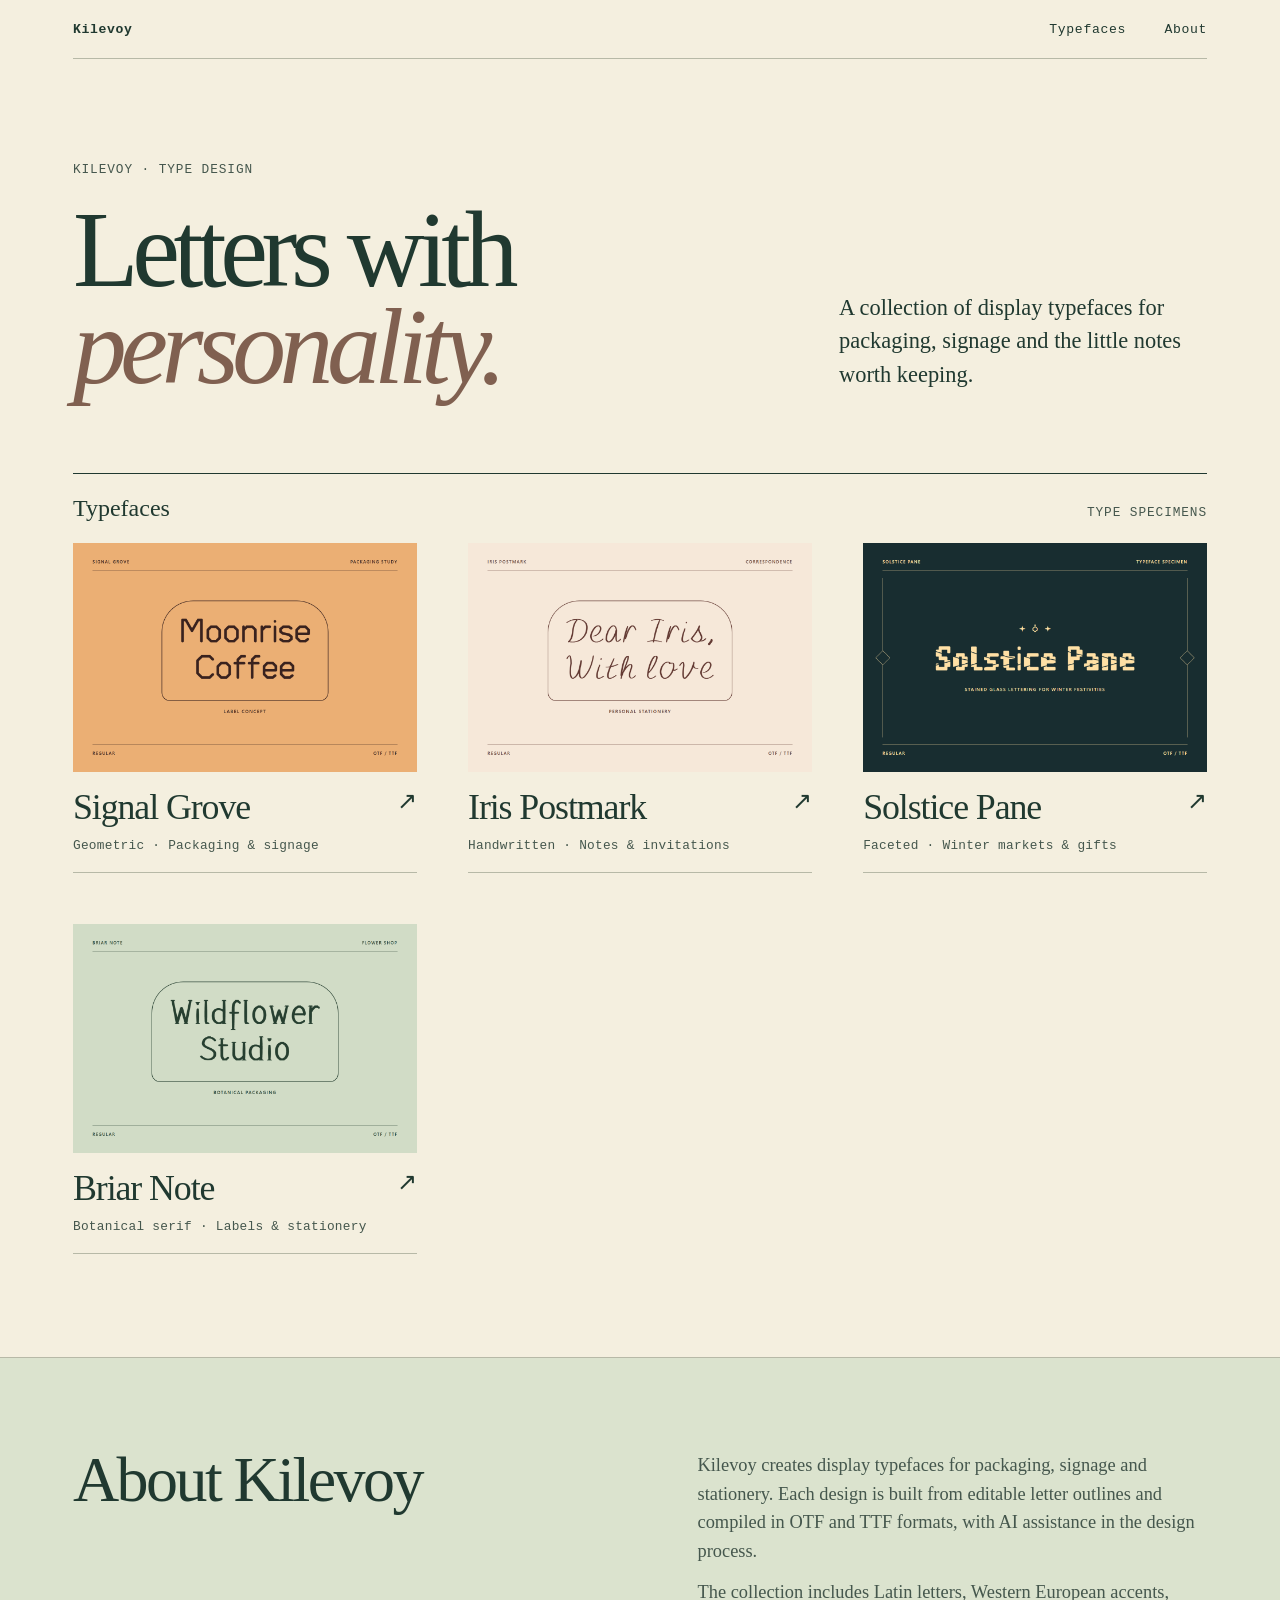
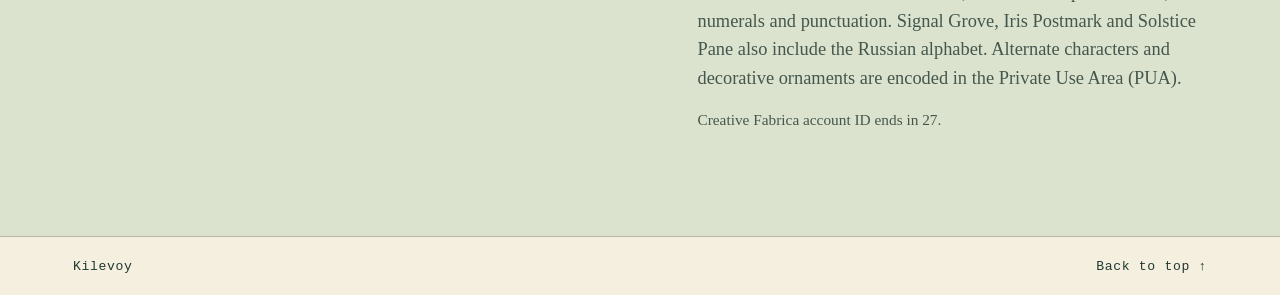
<file: index.html>
<!doctype html>
<html lang="en">
<head>
<meta charset="utf-8">
<meta name="viewport" content="width=device-width, initial-scale=1">
<meta name="description" content="Kilevoy type design portfolio — explore original lettering for packaging, signage and stationery.">
<title>Kilevoy — Type Design Portfolio</title>
<link rel="stylesheet" href="style.css">
</head>
<body>
<a class="skip" href="#main">Skip to content</a>
<header class="mast layout"><a class="brand" href="./">Kilevoy</a><nav aria-label="Portfolio"><a href="#fonts">Typefaces</a><a href="#about">About</a></nav></header>
<main id="main">
<section class="catalog-intro layout">
<div><p class="eyebrow">Kilevoy · Type design</p><h1>Letters with<br><em>personality.</em></h1></div>
<p class="catalog-copy">A collection of display typefaces for packaging, signage and the little notes worth keeping.</p>
</section>
<section class="catalog layout" id="fonts" aria-labelledby="fonts-title">
<div class="catalog-heading"><h2 id="fonts-title">Typefaces</h2><p>Type specimens</p></div>
<div class="catalog-grid">
<article class="type-card" id="specimen"><a href="signal-grove.html" aria-label="Explore Signal Grove">
<div class="cover"><img src="assets/05-label.png" alt="Moonrise Coffee set in Signal Grove" width="1200" height="800"></div>
<div class="card-info"><div><h3>Signal Grove</h3><p>Geometric · Packaging &amp; signage</p></div><span aria-hidden="true">↗</span></div>
</a></article>
<article class="type-card" id="iris-postmark"><a href="iris-postmark.html" aria-label="Explore Iris Postmark">
<div class="cover"><img src="assets/iris-postmark/05-label.png" alt="Dear Iris, With love set in Iris Postmark" width="1200" height="800"></div>
<div class="card-info"><div><h3>Iris Postmark</h3><p>Handwritten · Notes &amp; invitations</p></div><span aria-hidden="true">↗</span></div>
</a></article>
<article class="type-card" id="solstice-pane"><a href="solstice-pane.html" aria-label="Explore Solstice Pane">
<div class="cover"><img src="assets/solstice-pane/01-cover.png" alt="Solstice Pane lettering with diagonal seams" width="1200" height="800"></div>
<div class="card-info"><div><h3>Solstice Pane</h3><p>Faceted · Winter markets &amp; gifts</p></div><span aria-hidden="true">↗</span></div>
</a></article>
<article class="type-card" id="briar-note"><a href="briar-note.html" aria-label="Explore Briar Note">
<div class="cover"><img src="assets/briar-note/05-label.png" alt="Wildflower Studio set in Briar Note" width="1200" height="800"></div>
<div class="card-info"><div><h3>Briar Note</h3><p>Botanical serif · Labels &amp; stationery</p></div><span aria-hidden="true">↗</span></div>
</a></article>
</div></section>
    <section class="about" id="about" aria-labelledby="about-title">
      <div class="layout section-head">
        <h2 id="about-title">About Kilevoy</h2>
        <div>
          <p>Kilevoy creates display typefaces for packaging, signage and stationery. Each design is built from editable letter outlines and compiled in OTF and TTF formats, with AI assistance in the design process.</p>
          <p>The collection includes Latin letters, Western European accents, numerals and punctuation. Signal Grove, Iris Postmark and Solstice Pane also include the Russian alphabet. Alternate characters and decorative ornaments are encoded in the Private Use Area (PUA).</p>
          <p class="ownership"><small>Creative Fabrica account ID ends in 27.</small></p>
        </div>
      </div>
    </section>
</main><footer class="mast layout"><span>Kilevoy</span><a href="#main">Back to top ↑</a></footer>
</body></html>
</file>
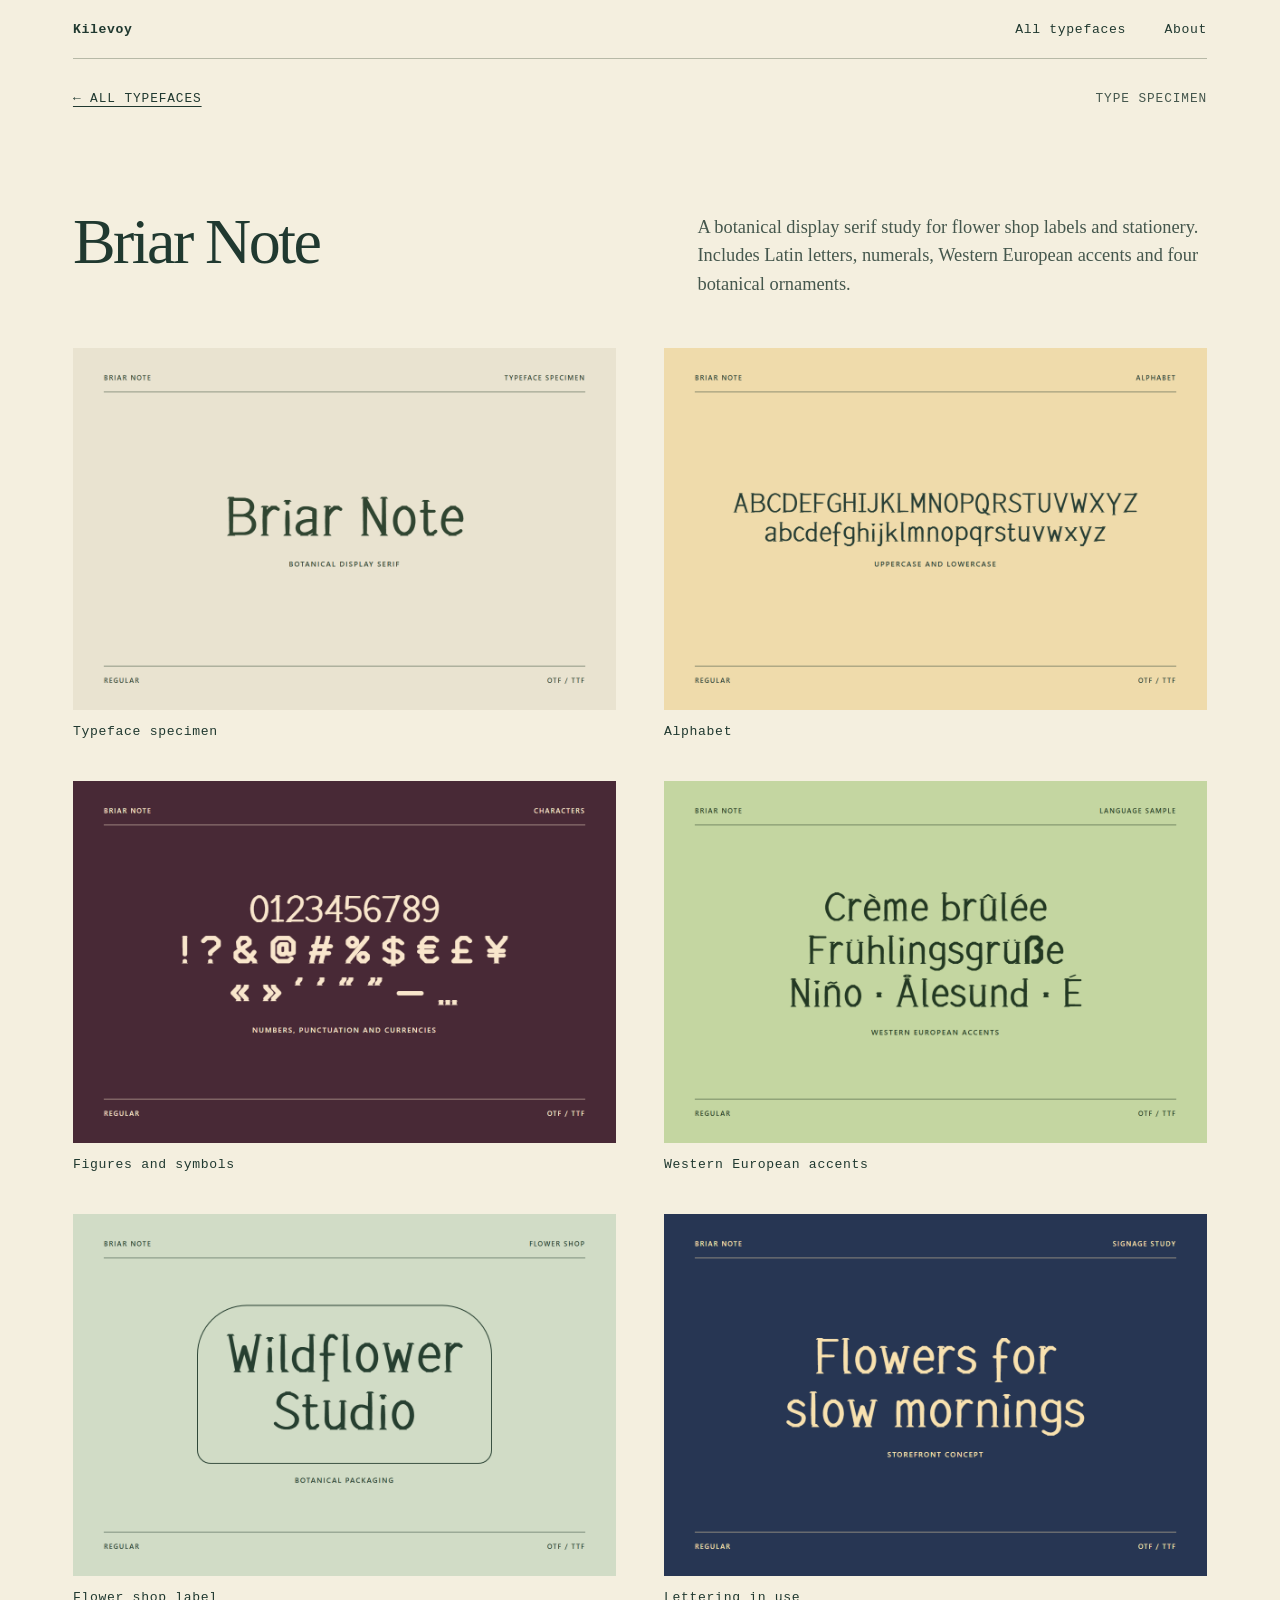
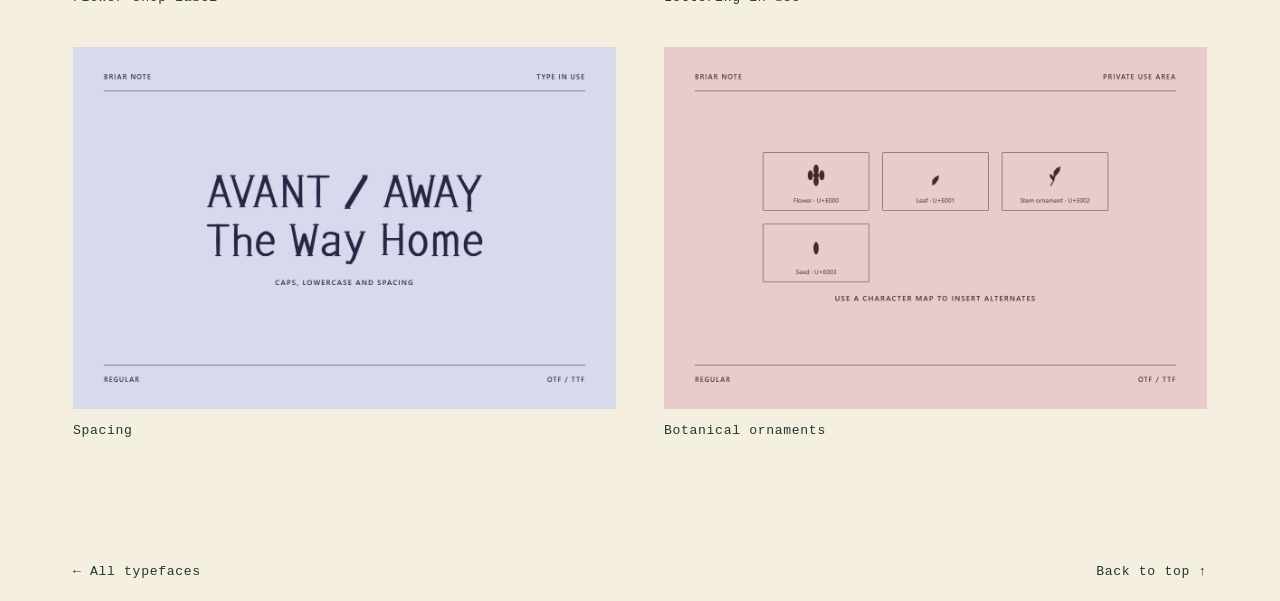
<file: briar-note.html>
<!doctype html><html lang="en"><head><meta charset="utf-8"><meta name="viewport" content="width=device-width, initial-scale=1"><meta name="description" content="Briar Note botanical display serif specimen"><title>Briar Note — Kilevoy</title><link rel="stylesheet" href="style.css"></head><body><a class="skip" href="#main">Skip to content</a><header class="mast layout"><a class="brand" href="./">Kilevoy</a><nav aria-label="Portfolio"><a href="./#fonts">All typefaces</a><a href="./#about">About</a></nav></header><main id="main"><div class="layout detail-top"><a href="./#fonts">← All typefaces</a><span>Type specimen</span></div><section class="work layout"><div class="section-head"><h2>Briar Note</h2><p>A botanical display serif study for flower shop labels and stationery. Includes Latin letters, numerals, Western European accents and four botanical ornaments.</p></div><div class="sheets"><figure><img src="assets/briar-note/01-cover.png" alt="Briar Note typeface specimen" width="1200" height="800" loading="lazy"><figcaption>Typeface specimen</figcaption></figure>
<figure><img src="assets/briar-note/02-alphabet.png" alt="Briar Note alphabet" width="1200" height="800" loading="lazy"><figcaption>Alphabet</figcaption></figure>
<figure><img src="assets/briar-note/03-characters.png" alt="Briar Note figures and symbols" width="1200" height="800" loading="lazy"><figcaption>Figures and symbols</figcaption></figure>
<figure><img src="assets/briar-note/04-languages.png" alt="Briar Note western european accents" width="1200" height="800" loading="lazy"><figcaption>Western European accents</figcaption></figure>
<figure><img src="assets/briar-note/05-label.png" alt="Briar Note flower shop label" width="1200" height="800" loading="lazy"><figcaption>Flower shop label</figcaption></figure>
<figure><img src="assets/briar-note/06-sign.png" alt="Briar Note lettering in use" width="1200" height="800" loading="lazy"><figcaption>Lettering in use</figcaption></figure>
<figure><img src="assets/briar-note/07-spacing.png" alt="Briar Note spacing" width="1200" height="800" loading="lazy"><figcaption>Spacing</figcaption></figure>
<figure><img src="assets/briar-note/08-pua.png" alt="Briar Note botanical ornaments" width="1200" height="800" loading="lazy"><figcaption>Botanical ornaments</figcaption></figure></div></section></main><footer class="mast layout"><a href="./#fonts">← All typefaces</a><a href="#main">Back to top ↑</a></footer></body></html>
</file>
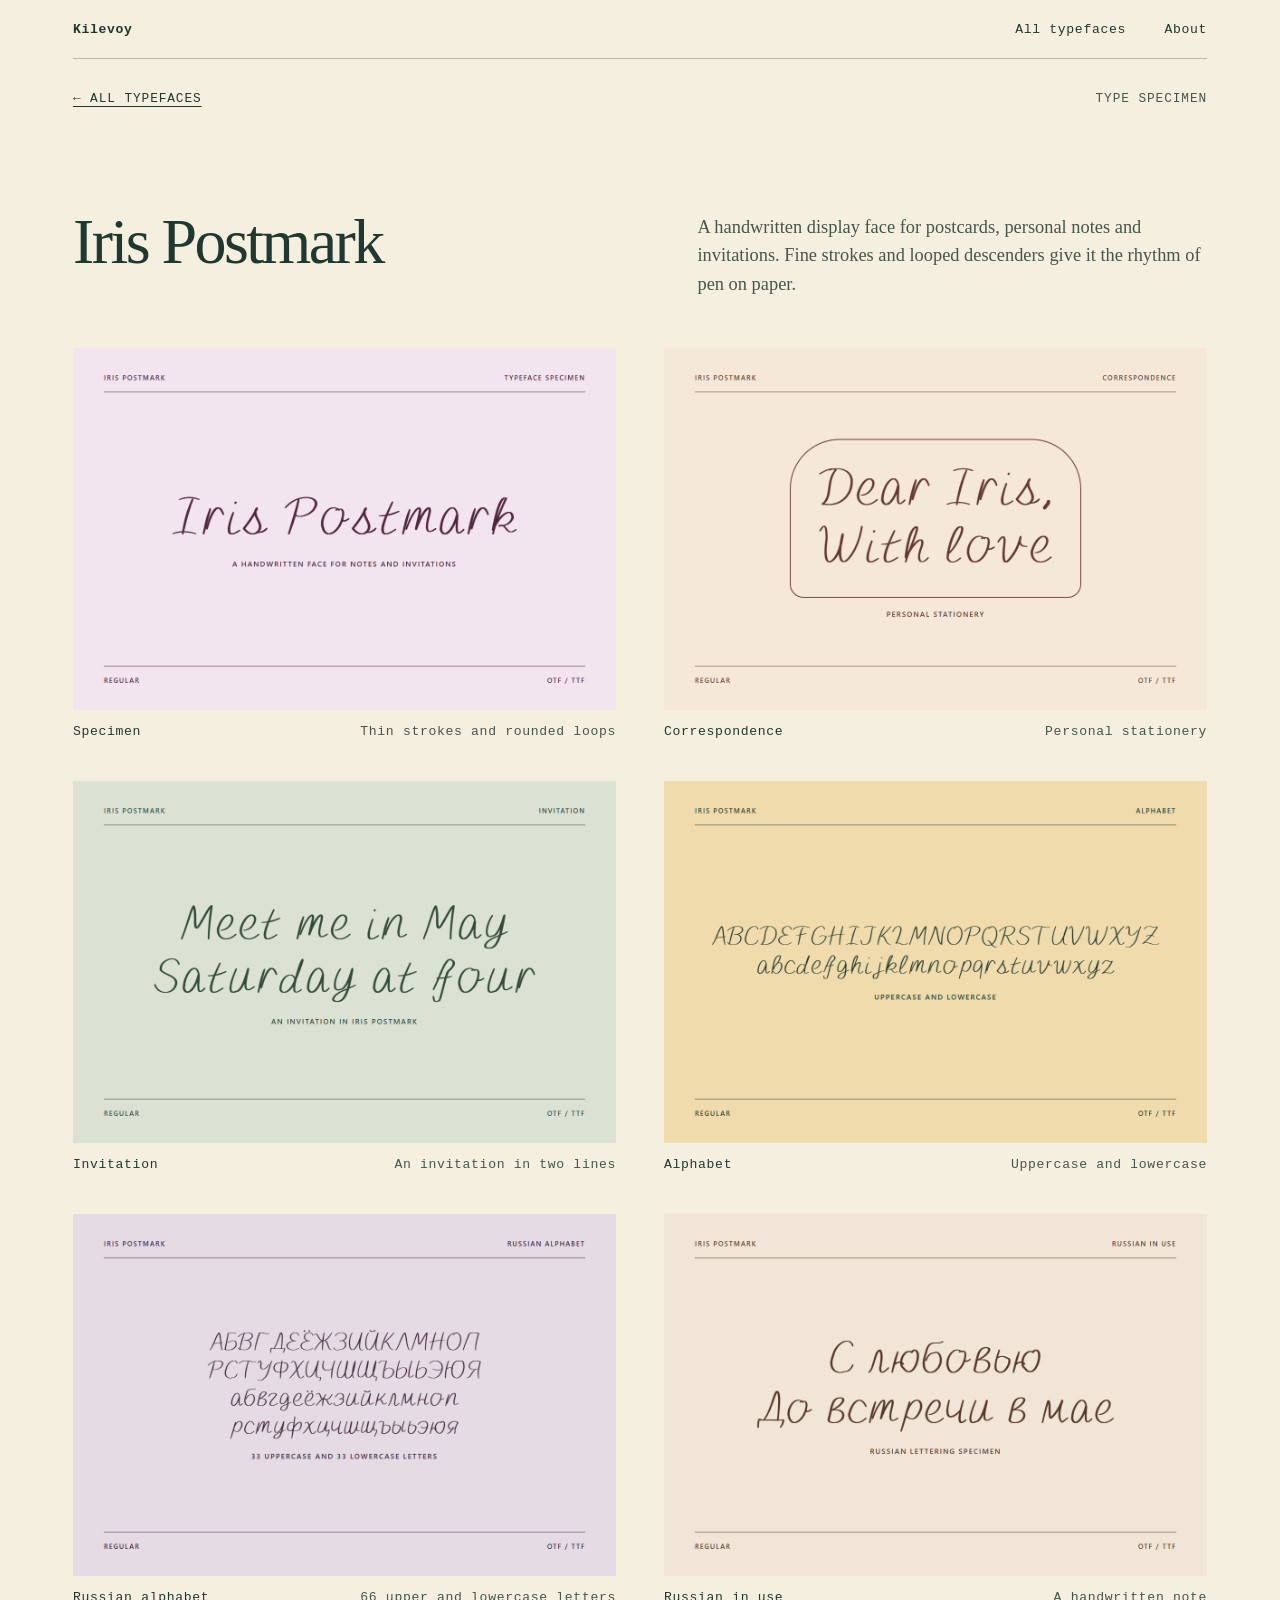
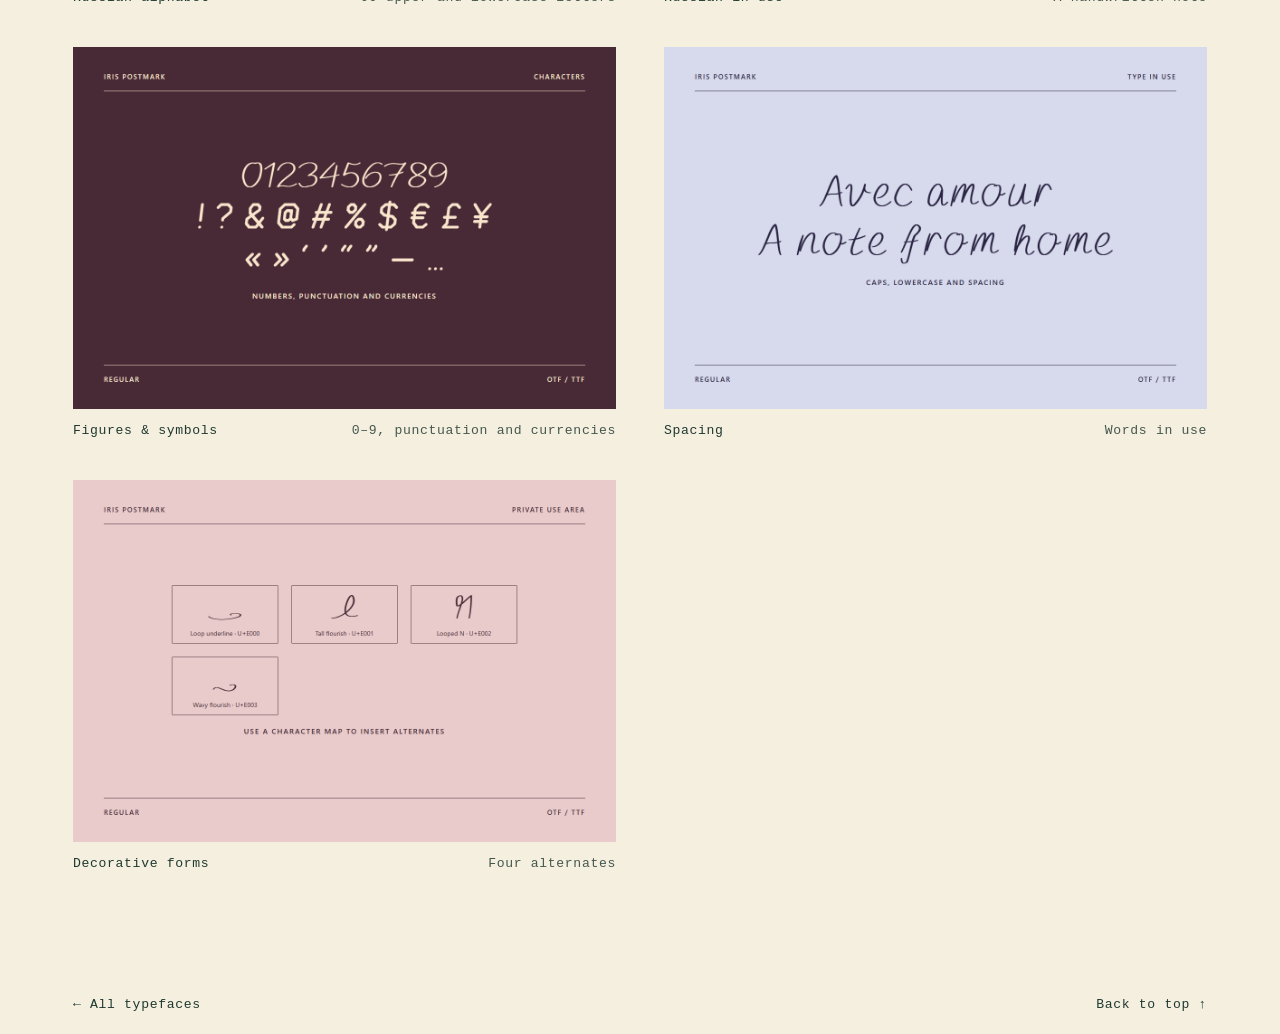
<file: iris-postmark.html>
<!doctype html>
<html lang="en"><head><meta charset="utf-8"><meta name="viewport" content="width=device-width, initial-scale=1">
<meta name="description" content="Handwritten lettering for notes and invitations"><title>Iris Postmark — Kilevoy</title><link rel="stylesheet" href="style.css"></head>
<body><a class="skip" href="#main">Skip to content</a>
<header class="mast layout"><a class="brand" href="./">Kilevoy</a><nav aria-label="Portfolio"><a href="./#fonts">All typefaces</a><a href="./#about">About</a></nav></header>
<main id="main"><div class="layout detail-top"><a href="./#fonts">← All typefaces</a><span>Type specimen</span></div>
    <section class="work layout" id="iris-postmark" aria-labelledby="iris-title">
      <div class="section-head">
        <h2 id="iris-title">Iris Postmark</h2>
        <p>A handwritten display face for postcards, personal notes and invitations. Fine strokes and looped descenders give it the rhythm of pen on paper.</p>
      </div>
      <div class="sheets">
        <figure><img src="assets/iris-postmark/01-cover.png" alt="Iris Postmark set in the handwritten typeface" width="1200" height="800" loading="lazy"><figcaption>Specimen <span>Thin strokes and rounded loops</span></figcaption></figure>
        <figure><img src="assets/iris-postmark/05-label.png" alt="Dear Iris, With love set on a stationery card" width="1200" height="800" loading="lazy"><figcaption>Correspondence <span>Personal stationery</span></figcaption></figure>
        <figure><img src="assets/iris-postmark/06-sign.png" alt="Meet me in May, Saturday at four set in Iris Postmark" width="1200" height="800" loading="lazy"><figcaption>Invitation <span>An invitation in two lines</span></figcaption></figure>
        <figure><img src="assets/iris-postmark/02-alphabet.png" alt="Iris Postmark uppercase and lowercase Latin letters" width="1200" height="800" loading="lazy"><figcaption>Alphabet <span>Uppercase and lowercase</span></figcaption></figure>
        <figure><img src="assets/iris-postmark/09-cyrillic.png" alt="Iris Postmark handwritten Russian uppercase and lowercase Cyrillic alphabet" width="1200" height="800" loading="lazy"><figcaption>Russian alphabet <span>66 upper and lowercase letters</span></figcaption></figure>
        <figure><img src="assets/iris-postmark/10-russian.png" alt="Russian sample text set in Iris Postmark: С любовью. До встречи в мае." width="1200" height="800" loading="lazy"><figcaption>Russian in use <span>A handwritten note</span></figcaption></figure>
        <figure><img src="assets/iris-postmark/03-characters.png" alt="Iris Postmark digits 0 through 9, punctuation and currencies" width="1200" height="800" loading="lazy"><figcaption>Figures &amp; symbols <span>0–9, punctuation and currencies</span></figcaption></figure>
        <figure><img src="assets/iris-postmark/07-spacing.png" alt="Iris Postmark sample text showing spacing" width="1200" height="800" loading="lazy"><figcaption>Spacing <span>Words in use</span></figcaption></figure>
        <figure><img src="assets/iris-postmark/08-pua.png" alt="Four Iris Postmark flourishes with their character codes" width="1200" height="800" loading="lazy"><figcaption>Decorative forms <span>Four alternates</span></figcaption></figure>
      </div>
    </section>
</main><footer class="mast layout"><a href="./#fonts">← All typefaces</a><a href="#main">Back to top ↑</a></footer></body></html>
</file>
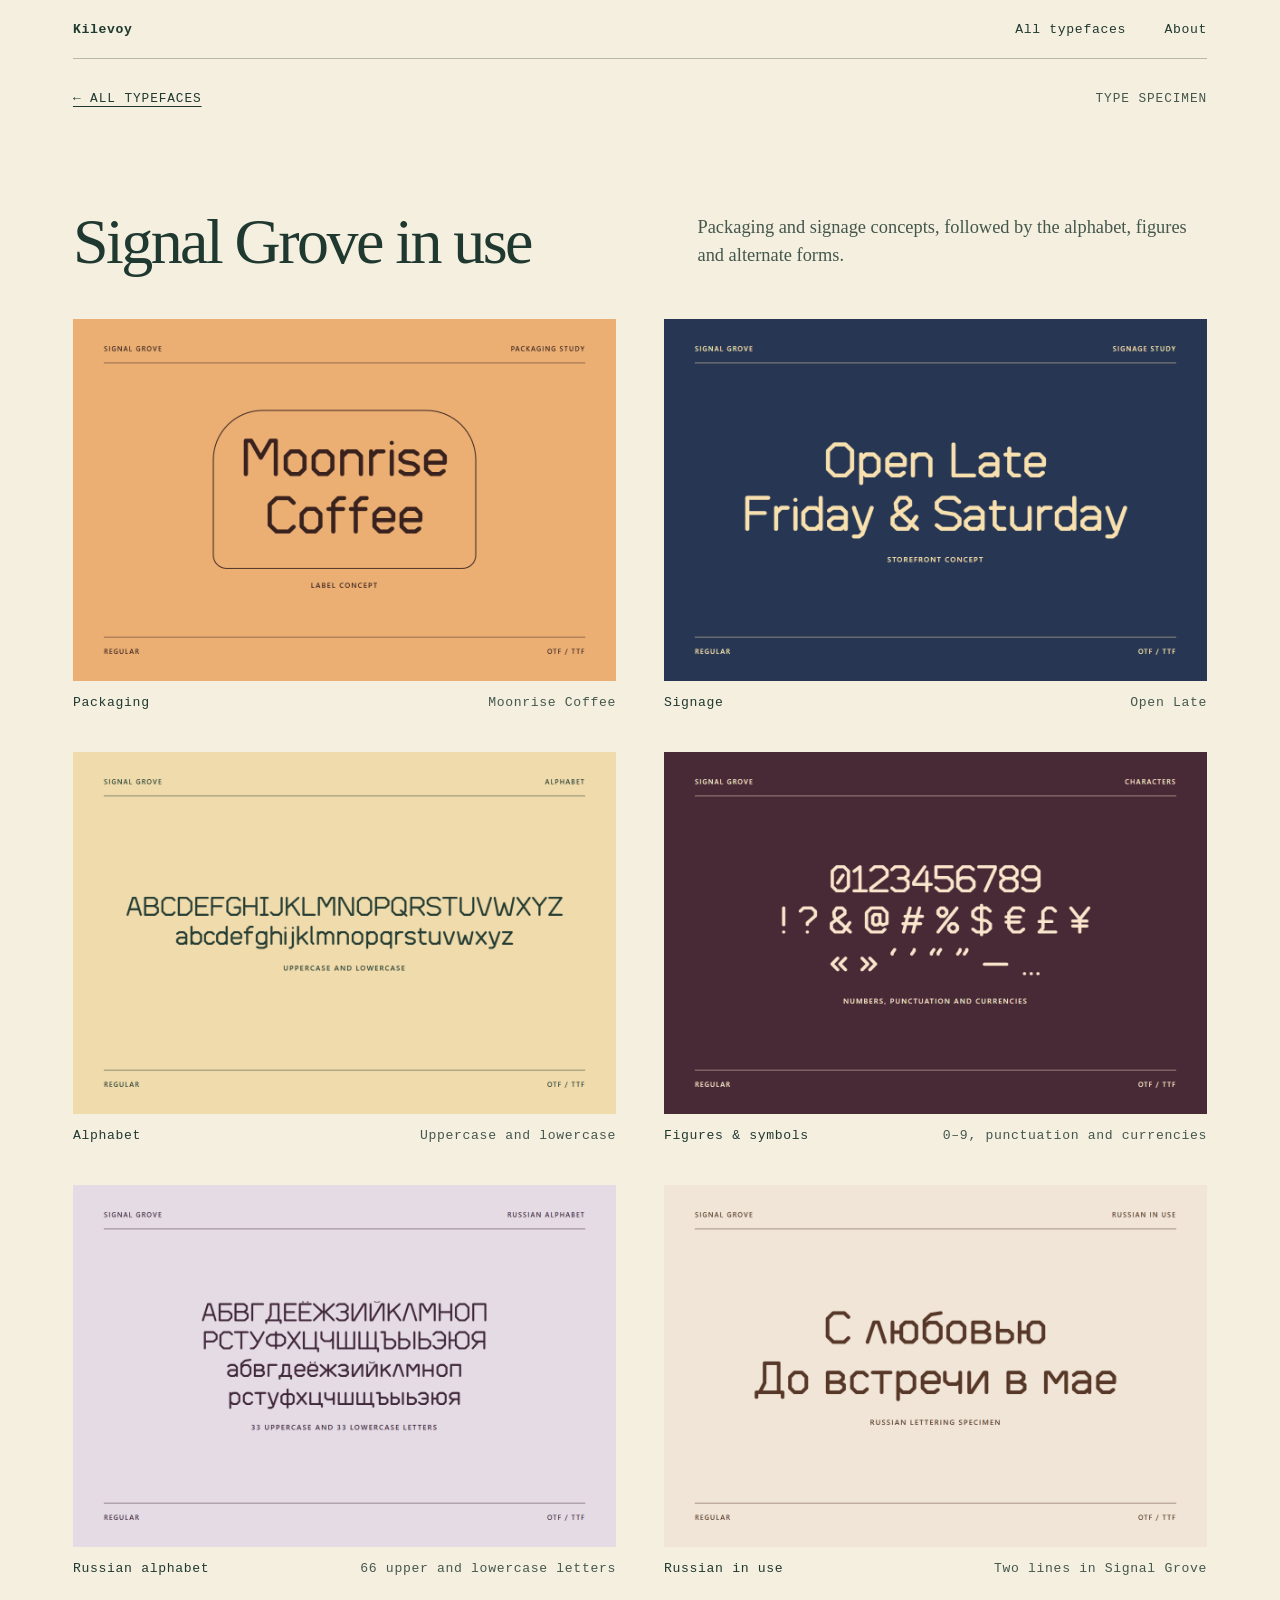
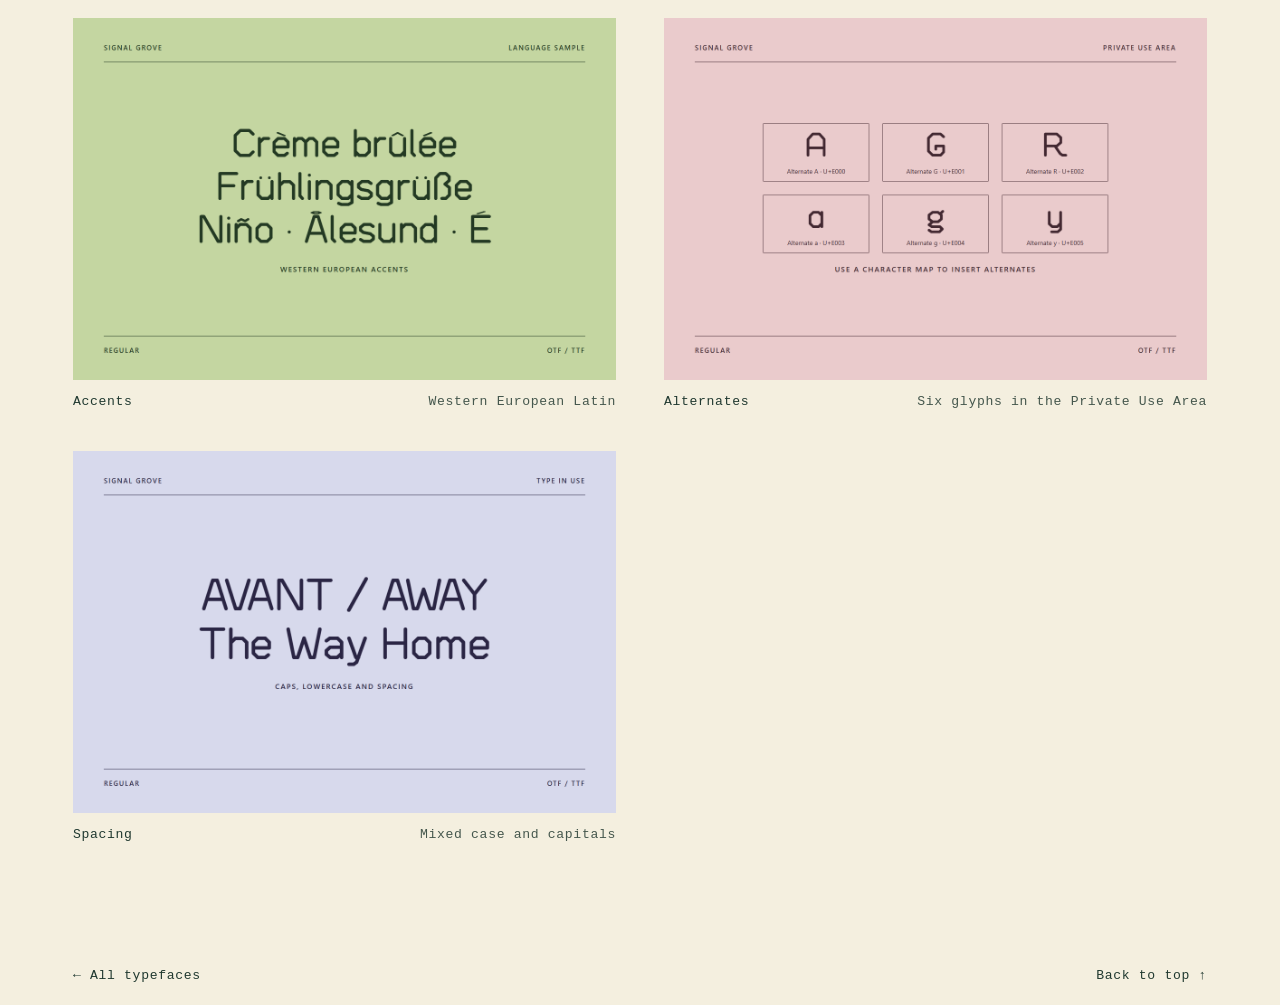
<file: signal-grove.html>
<!doctype html>
<html lang="en"><head><meta charset="utf-8"><meta name="viewport" content="width=device-width, initial-scale=1">
<meta name="description" content="Geometric lettering for packaging and signs"><title>Signal Grove — Kilevoy</title><link rel="stylesheet" href="style.css"></head>
<body><a class="skip" href="#main">Skip to content</a>
<header class="mast layout"><a class="brand" href="./">Kilevoy</a><nav aria-label="Portfolio"><a href="./#fonts">All typefaces</a><a href="./#about">About</a></nav></header>
<main id="main"><div class="layout detail-top"><a href="./#fonts">← All typefaces</a><span>Type specimen</span></div>
    <section class="work layout" id="specimen" aria-labelledby="specimen-title">
      <div class="section-head">
        <h2 id="specimen-title">Signal Grove in use</h2>
        <p>Packaging and signage concepts, followed by the alphabet, figures and alternate forms.</p>
      </div>
      <div class="sheets">
        <figure><img src="assets/05-label.png" alt="Moonrise Coffee label concept with Signal Grove in dark brown on orange" width="1200" height="800" loading="lazy"><figcaption>Packaging <span>Moonrise Coffee</span></figcaption></figure>
        <figure><img src="assets/06-sign.png" alt="Storefront lettering reading Open Late, Friday and Saturday" width="1200" height="800" loading="lazy"><figcaption>Signage <span>Open Late</span></figcaption></figure>
        <figure><img src="assets/02-alphabet.png" alt="Signal Grove uppercase and lowercase Latin alphabet" width="1200" height="800" loading="lazy"><figcaption>Alphabet <span>Uppercase and lowercase</span></figcaption></figure>
        <figure><img src="assets/03-characters.png" alt="Signal Grove digits 0 through 9, punctuation and dollar, euro, pound and yen signs" width="1200" height="800" loading="lazy"><figcaption>Figures &amp; symbols <span>0–9, punctuation and currencies</span></figcaption></figure>
        <figure><img src="assets/09-cyrillic.png" alt="Signal Grove Russian uppercase and lowercase Cyrillic alphabet" width="1200" height="800" loading="lazy"><figcaption>Russian alphabet <span>66 upper and lowercase letters</span></figcaption></figure>
        <figure><img src="assets/10-russian.png" alt="Russian sample text set in Signal Grove: С любовью. До встречи в мае." width="1200" height="800" loading="lazy"><figcaption>Russian in use <span>Two lines in Signal Grove</span></figcaption></figure>
        <figure><img src="assets/04-languages.png" alt="Accented letter samples in French, German, Spanish and Norwegian" width="1200" height="800" loading="lazy"><figcaption>Accents <span>Western European Latin</span></figcaption></figure>
        <figure><img src="assets/08-pua.png" alt="Six alternate glyphs with character codes U+E000 to U+E005" width="1200" height="800" loading="lazy"><figcaption>Alternates <span>Six glyphs in the Private Use Area</span></figcaption></figure>
        <figure><img src="assets/07-spacing.png" alt="AVANT, AWAY and The Way Home set in Signal Grove" width="1200" height="800" loading="lazy"><figcaption>Spacing <span>Mixed case and capitals</span></figcaption></figure>
      </div>
    </section>
</main><footer class="mast layout"><a href="./#fonts">← All typefaces</a><a href="#main">Back to top ↑</a></footer></body></html>
</file>
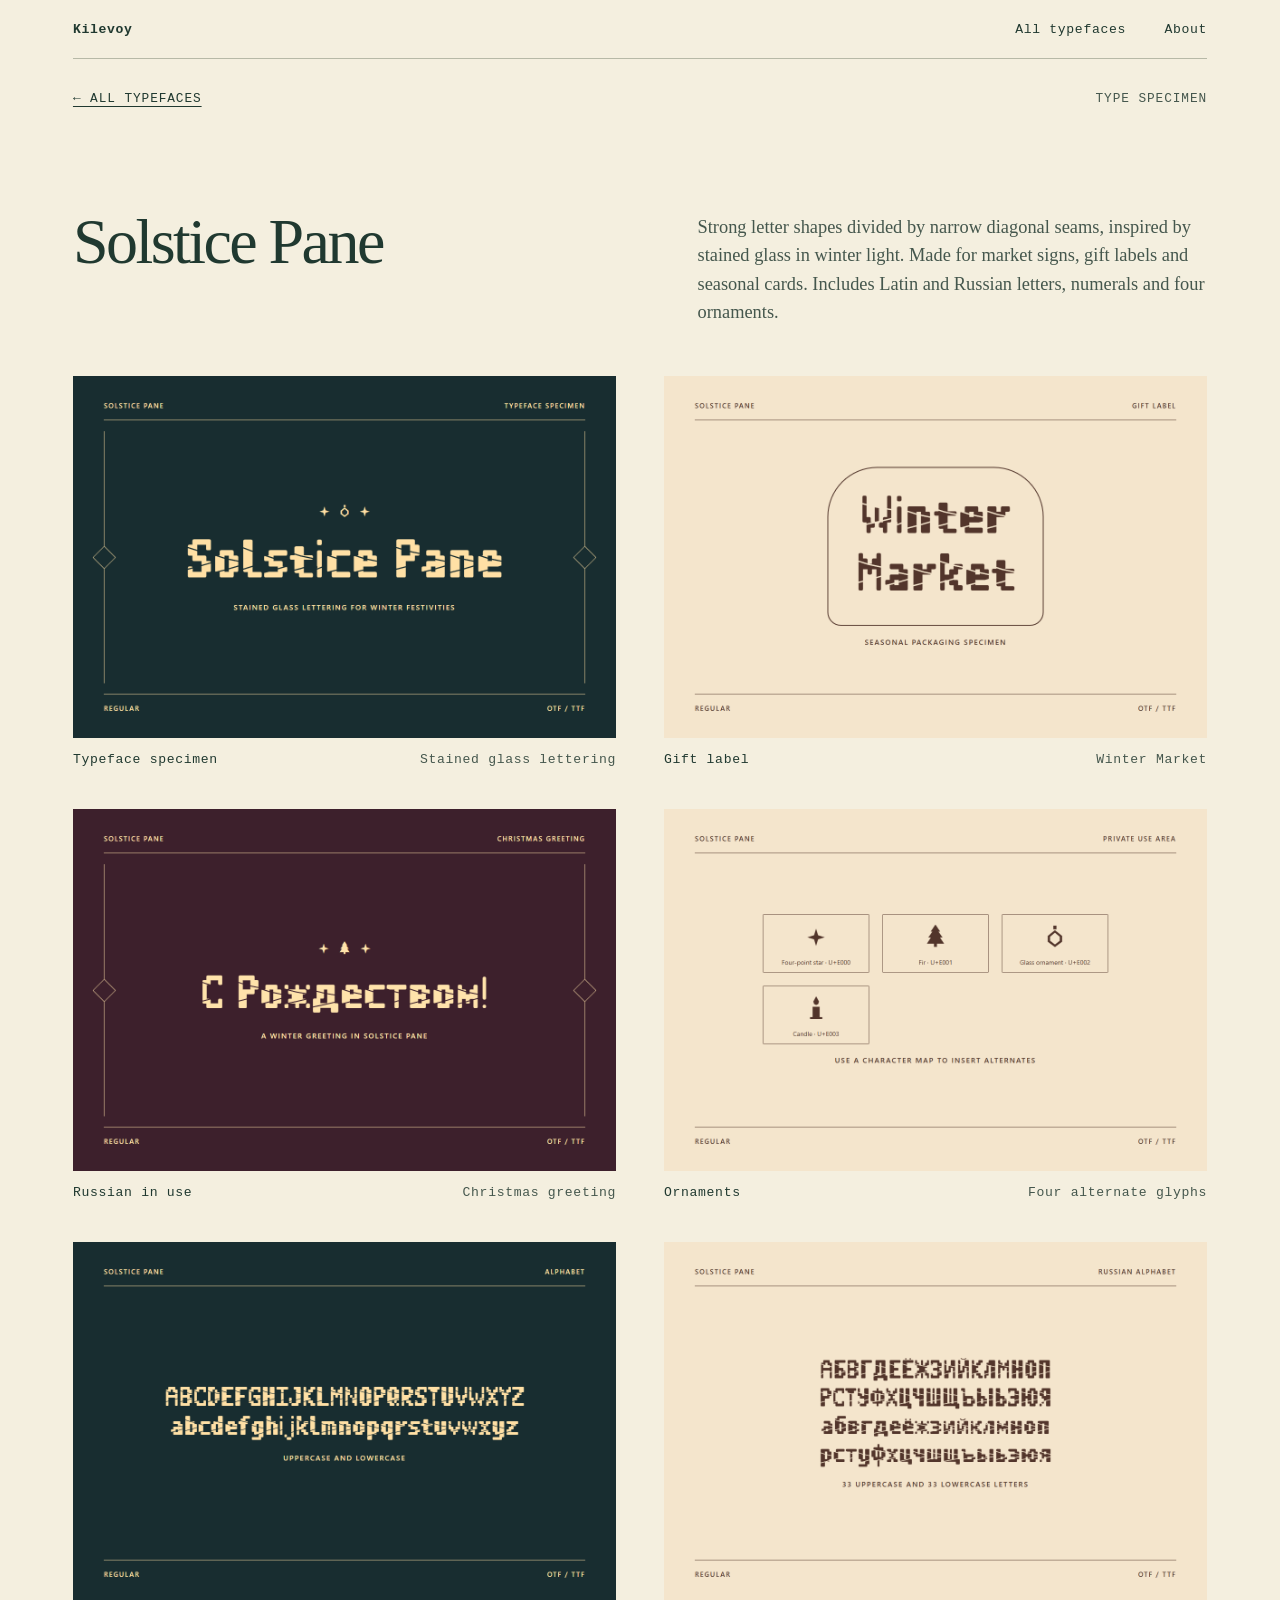
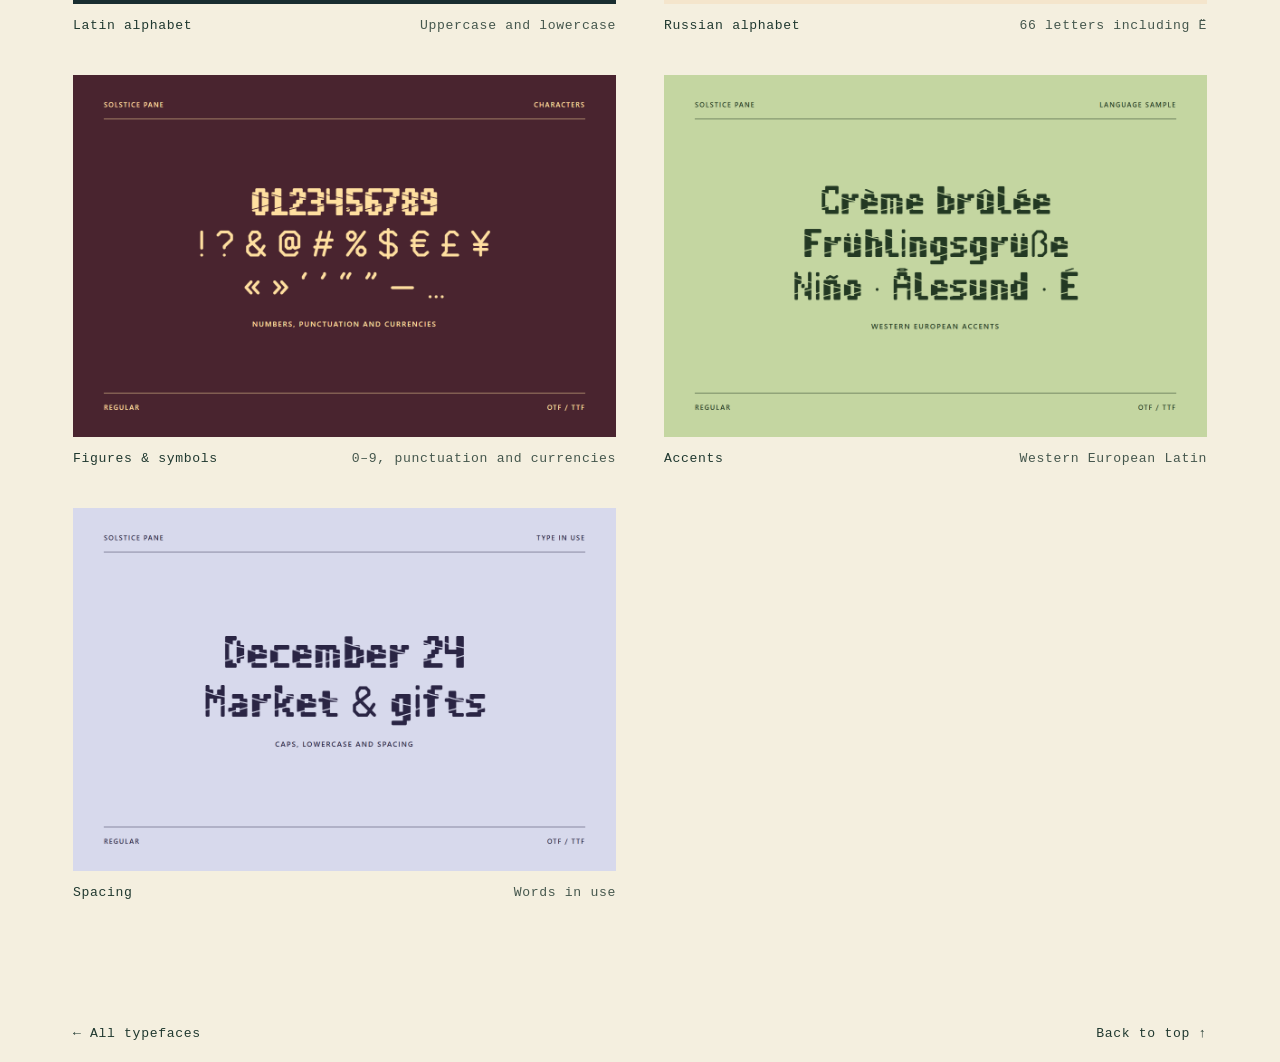
<file: solstice-pane.html>
<!doctype html>
<html lang="en">
<head>
<meta charset="utf-8">
<meta name="viewport" content="width=device-width, initial-scale=1">
<meta name="description" content="Solstice Pane is a faceted display face for winter markets, gift packaging and Christmas cards. View Latin and Russian specimens.">
<title>Solstice Pane — Kilevoy</title>
<link rel="stylesheet" href="style.css">
</head>
<body>
<a class="skip" href="#main">Skip to content</a>
<header class="mast layout"><a class="brand" href="./">Kilevoy</a><nav aria-label="Portfolio"><a href="./#fonts">All typefaces</a><a href="./#about">About</a></nav></header>
<main id="main">
<div class="layout detail-top"><a href="./#fonts">← All typefaces</a><span>Type specimen</span></div>
<section class="work layout" aria-labelledby="solstice-title">
  <div class="section-head">
    <h2 id="solstice-title">Solstice Pane</h2>
    <p>Strong letter shapes divided by narrow diagonal seams, inspired by stained glass in winter light. Made for market signs, gift labels and seasonal cards. Includes Latin and Russian letters, numerals and four ornaments.</p>
  </div>
  <div class="sheets">
    <figure><img src="assets/solstice-pane/01-cover.png" alt="Solstice Pane set in gold on a dark green background" width="1200" height="800"><figcaption>Typeface specimen <span>Stained glass lettering</span></figcaption></figure>
    <figure><img src="assets/solstice-pane/05-label.png" alt="Winter Market gift label" width="1200" height="800" loading="lazy"><figcaption>Gift label <span>Winter Market</span></figcaption></figure>
    <figure><img src="assets/solstice-pane/10-russian.png" alt="Burgundy and gold Christmas card reading С Рождеством! with a fir tree and two stars" width="1200" height="800" loading="lazy"><figcaption>Russian in use <span>Christmas greeting</span></figcaption></figure>
    <figure><img src="assets/solstice-pane/08-pua.png" alt="Four ornaments: star, fir tree, glass ornament and candle" width="1200" height="800" loading="lazy"><figcaption>Ornaments <span>Four alternate glyphs</span></figcaption></figure>
    <figure><img src="assets/solstice-pane/02-alphabet.png" alt="Uppercase and lowercase Latin in Solstice Pane" width="1200" height="800" loading="lazy"><figcaption>Latin alphabet <span>Uppercase and lowercase</span></figcaption></figure>
    <figure><img src="assets/solstice-pane/09-cyrillic.png" alt="Uppercase and lowercase Russian Cyrillic in Solstice Pane" width="1200" height="800" loading="lazy"><figcaption>Russian alphabet <span>66 letters including Ё</span></figcaption></figure>
    <figure><img src="assets/solstice-pane/03-characters.png" alt="Solstice Pane digits, punctuation and currencies" width="1200" height="800" loading="lazy"><figcaption>Figures &amp; symbols <span>0–9, punctuation and currencies</span></figcaption></figure>
    <figure><img src="assets/solstice-pane/04-languages.png" alt="Western European accents set in Solstice Pane" width="1200" height="800" loading="lazy"><figcaption>Accents <span>Western European Latin</span></figcaption></figure>
    <figure><img src="assets/solstice-pane/07-spacing.png" alt="Solstice Pane sample text showing spacing" width="1200" height="800" loading="lazy"><figcaption>Spacing <span>Words in use</span></figcaption></figure>
  </div>
</section>
</main>
<footer class="mast layout"><a href="./#fonts">← All typefaces</a><a href="#main">Back to top ↑</a></footer>
</body>
</html>
</file>
<file: style.css>
:root{color-scheme:light;--paper:#f4efdf;--ink:#203930;--soft:#45574d;--rule:#b7b9a7;--mint:#dbe3ce;--gutter:clamp(1.1rem,5.7vw,5.6rem);font-family:Georgia,serif}
*,*::before,*::after{box-sizing:border-box}
html{scroll-behavior:smooth}
body{margin:0;background:var(--paper);color:var(--ink)}
img{display:block;max-width:100%;height:auto}
a{color:inherit;text-underline-offset:.3em}
a:focus-visible{outline:2px solid #80342d;outline-offset:5px}
.layout{width:min(100% - 2 * var(--gutter),82rem);margin-inline:auto}
.mast,.strap,figcaption,.jump{font-family:Consolas,"Courier New",monospace;font-size:.82rem;letter-spacing:.05em}
.mast,.strap,.intro,figcaption{display:flex;justify-content:space-between;align-items:baseline;gap:1rem}
.mast{padding-block:1.35rem;border-bottom:1px solid var(--rule)}
.mast a{text-decoration:none}.mast a:hover{text-decoration:underline}
.mast nav{display:flex;flex-wrap:wrap;justify-content:flex-end;gap:clamp(.9rem,3vw,2.4rem)}
.brand{font-weight:bold}
.strap{padding-block:.9rem;border-top:1px solid var(--ink);text-transform:uppercase}
.hero{padding-top:clamp(2.3rem,8vw,7rem)}
h1{margin:clamp(2rem,6vw,5rem) 0 clamp(1.6rem,5vw,4rem)}
h1 img{width:100%}
.intro{border-bottom:1px solid var(--ink);padding-bottom:clamp(1.6rem,4vw,3.5rem);align-items:flex-end}
.intro p{font-size:clamp(1.2rem,2.6vw,2.2rem);line-height:1.35;max-width:25em;margin:0}
.jump{white-space:nowrap;display:inline-block;padding:.7rem 0}
.work{padding-block:clamp(3rem,8vw,7rem)}
.section-head{display:grid;grid-template-columns:1.1fr 1fr;gap:clamp(1rem,5vw,5rem);margin-bottom:2.3rem}
.section-head h2{font-size:clamp(2.2rem,5vw,4.35rem);line-height:1.02;font-weight:normal;letter-spacing:-.04em;margin:0}
.section-head p{margin:.25rem 0 .8rem;font-size:1.15rem;line-height:1.55;color:var(--soft)}
.sheets{display:grid;grid-template-columns:repeat(2,minmax(0,1fr));gap:2.5rem clamp(1rem,4vw,3rem)}
figure{min-width:0;margin:0}
figure img{width:100%;background:#e8e4d5}
figcaption{padding-top:.75rem;line-height:1.45}
figcaption span{color:var(--soft);text-align:right}
.about{background:var(--mint);padding-block:clamp(2.7rem,7vw,6rem);border-block:1px solid var(--rule)}
.about .section-head{margin-bottom:0}
footer.mast{border:0}
.skip{position:absolute;top:.5rem;left:.5rem;padding:.75rem;background:white;transform:translateY(-160%)}
.skip:focus{transform:none}
@media(max-width:42rem){.section-head,.sheets{grid-template-columns:1fr}.intro{display:block}.jump{margin-top:.75rem}.mast,.strap,figcaption,.jump{font-size:.75rem}}
@media(prefers-reduced-motion:reduce){html{scroll-behavior:auto}}


/* Typeface directory */
.catalog-intro{padding-block:clamp(3.5rem,8vw,7rem) clamp(3rem,6vw,5rem);display:grid;grid-template-columns:1.4fr 1fr;gap:2rem;align-items:end}
.eyebrow,.catalog-heading p,.detail-top,.card-info p{font-family:Consolas,"Courier New",monospace;font-size:.8rem;letter-spacing:.07em;text-transform:uppercase}
.eyebrow{margin:0 0 1.5rem;color:var(--soft)}
.catalog-intro h1{font-size:clamp(3.7rem,8.4vw,8rem);font-weight:normal;letter-spacing:-.06em;line-height:.91;margin:0}
.catalog-intro h1 em{font-weight:normal;color:#806050}
.catalog-copy{font-size:clamp(1.05rem,1.8vw,1.4rem);line-height:1.5;max-width:23rem;margin:0 0 .3rem auto}
.catalog{padding-bottom:clamp(4rem,8vw,7rem)}
.catalog-heading{border-top:1px solid var(--ink);display:flex;align-items:baseline;justify-content:space-between;gap:1rem;padding-block:1.3rem}
.catalog-heading h2{font-size:1.5rem;font-weight:normal;margin:0}
.catalog-heading p{color:var(--soft);margin:0}
.catalog-grid{display:grid;grid-template-columns:repeat(2,minmax(0,1fr));gap:clamp(1.5rem,4vw,3.5rem)}
.type-card a{text-decoration:none;display:block}
.cover{overflow:hidden;background:#ddd;aspect-ratio:3/2}
.cover img{width:100%;height:100%;object-fit:cover;transition:transform .35s ease}
.type-card a:hover .cover img{transform:scale(1.025)}
.card-info{display:flex;align-items:start;justify-content:space-between;gap:1rem;padding:1.05rem 0;border-bottom:1px solid var(--rule)}
.card-info h3{font-size:clamp(1.6rem,2.8vw,2.3rem);font-weight:normal;line-height:1.05;letter-spacing:-.03em;margin:0 0 .6rem}
.card-info p{color:var(--soft);line-height:1.5;margin:0;text-transform:none;letter-spacing:.02em}
.card-info>span{font-size:1.5rem;line-height:1}
.detail-top{padding-top:2rem;display:flex;justify-content:space-between;gap:1rem;color:var(--soft)}
.detail-top a{color:var(--ink)}
@media(min-width:64rem){.catalog-grid{grid-template-columns:repeat(3,minmax(0,1fr))}}
@media(max-width:42rem){.catalog-intro,.catalog-grid{grid-template-columns:1fr}.catalog-copy{margin:0}.catalog-intro{gap:1.7rem}.catalog-grid{gap:2.5rem}}
@media(prefers-reduced-motion:reduce){.cover img{transition:none}}
</file>
